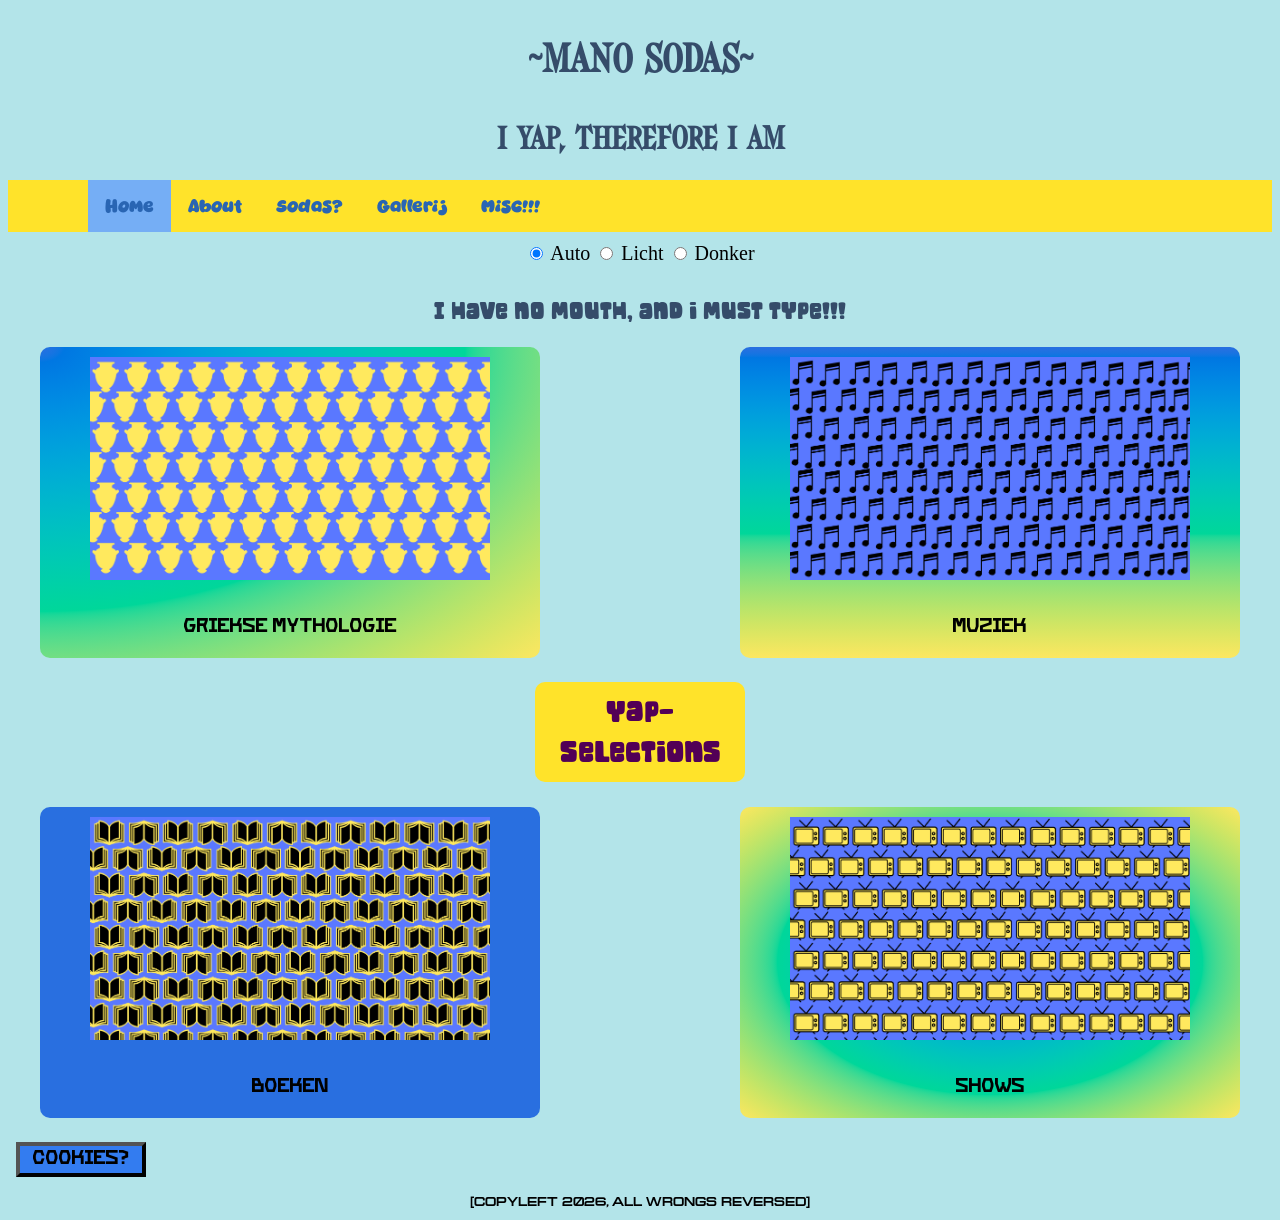
<file: index.html>
<!doctype html>
<html lang="en">
  <head>
    <meta charset="UTF-8" />
    <meta name="viewport" content="width=device-width, initial-scale=1.0" />
    <meta name="author" content="Shakila" />
    <meta name="color-scheme" content="dark light" />

    <title>MANO SODAS / klépos</title>
    <link rel="stylesheet" href="./style/normal_index.css" />

    <!-- Importeer het webring component, voeg jouw eigen domein toe in data-page -->
    <script
      data-page="https://manosodas.nl"
      src="https://digitaaltuintje.nl/webring.js"
      defer
    ></script>
    <!-- Importeer het webring component, voeg jouw eigen domein toe in data-page -->
    <!-- <script
      data-page="[https://voorbeeld.nl]"
      src="https://digitaaltuintje.nl/webring.js"
      defer
    ></script> -->
  </head>
  <body>
    <h3>~Mano Sodas~</h3>
    <!-- <h3><span>~</span><span>M</span><span>a</span><span>n</span><span>o</span> <span>S</span><span>o</span><span>d</span><span>a</span>s</span><span>~</span></h3> -->
    <!-- <h3>~Mano Sodas~</h3> -->
    <h1>I yap, therefore I am</h1>

    <nav>
      <ul>
        <li><a href="#index" class="active"> Home</a></li>
        <li><a href="about.html"> About</a></li>
        <li><a href="Maintenance.html"> Sodas?</a></li>
        <li><a href="Maintenance.html"> Gallerij</a></li>
        <li><a href="Maintenance.html">Misc!!!</a></li>
      </ul>
    </nav>

    <header>
      <form>
        <label for="system-mode">
          <input
            type="radio"
            id="system-mode"
            name="color-theme"
            value="auto"
            checked
          />
          Auto
        </label>
        <label for="light-mode">
          <input
            type="radio"
            id="light-mode"
            name="color-theme"
            value="light"
          />
          Licht
        </label>
        <label for="dark-mode">
          <input type="radio" id="dark-mode" name="color-theme" value="dark" />
          Donker
        </label>
      </form>
    </header>

    <h2>I have no mouth, and i must type!!!</h2>
    <!-- <h3> Yap-selections </h3> -->
    <main>
      <!-- <h2>I have no mouth, and i must type!!! </h2> -->
      <h2>Yap-selections</h2>

      <a aria-label="Griekse" href="athena.html" class="button-griek"
        ><img src="images/light.png" alt="plaatje van griekse krater" />
        <p>Griekse Mythologie</p></a
      >
      <a aria-label="Muziekse" href="songtxt/tame2.html" class="button-muziek"
        ><img src="images/music.png" alt="plaatje van muzieknoten" />
        <p>Muziek</p></a
      >
      <a aria-label="Boekse" href="Tame.html" class="button-boek"
        ><img src="images/book2.png" alt="plaatje van boeken" />
        <p>Boeken</p></a
      >
      <a aria-label="Showse" href="Tame.html" class="button-show"
        ><img src="images/shows.png" alt="plaatje van een TV" />
        <p>Shows</p></a
      >
    </main>

    <section>
      <button commandfor="mode-dialog" command="show-modal">Cookies?</button>
    </section>

    <dialog id="mode-dialog">
      <!-- <form method="dialog"> -->
      <p>
        Het opslaan van jouw informatie doen wij niet aan. Toch zit dit tuintje
        binnenin de <strong>Intratuin</strong> genaamd
        <strong>Github</strong> waar mogelijk jouw IP adres wordt opgeslagen.
        Verder is deze website onderdeel van een
        <a href="https://digitaaltuintje.nl/">Webring</a>, waar jouw IP ook
        mogelijk wordt opgeslagen.
      </p>
      <footer>
        Meer weten? Kijk dan op
        <a
          href="https://docs.github.com/en/site-policy/privacy-policies/github-general-privacy-statement"
          >Github Privacy Statement</a
        >
      </footer>
      <form method="dialog">
        <button>Ik begrijp het.</button>
        <button><a href="https://www.firefox.com/">Liever niet.</a></button>
      </form>
    </dialog>
    <footer>
      <p>[Copyleft 2026, all wrongs reversed]</p>
    </footer>
  </body>
</html>
</file>
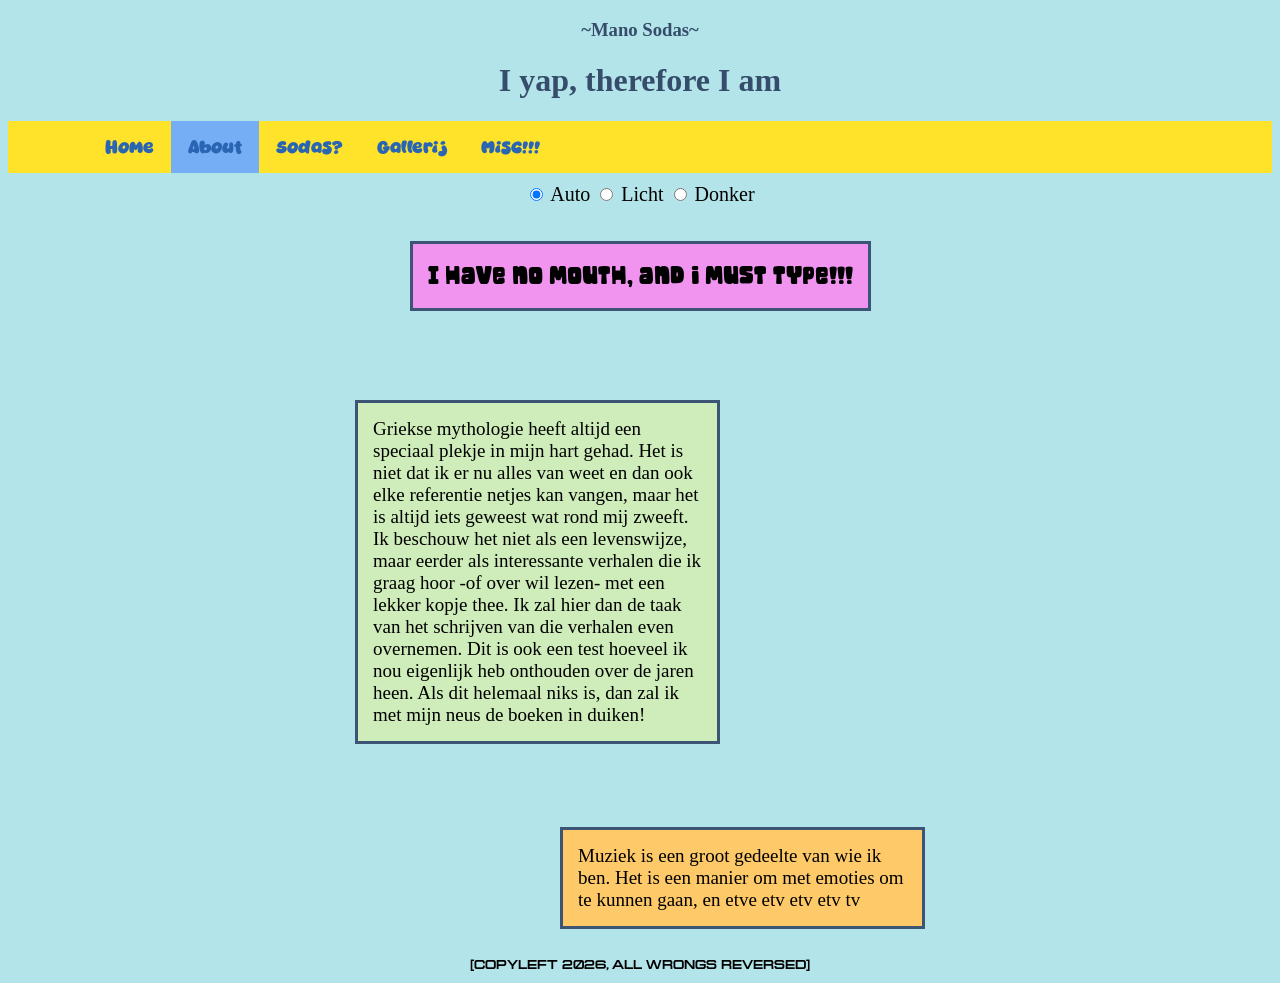
<file: about.html>
<!doctype html>
<html lang="en">
  <head>
    <meta charset="UTF-8" />
    <meta name="viewport" content="width=device-width, initial-scale=1.0" />
    <meta name="author" content="Shakila" />
    <meta name="color-scheme" content="dark light" />

    <title>MANO SODAS / klépos</title>
    <link rel="stylesheet" href="./style/style.css" />

    <!-- Importeer het webring component, voeg jouw eigen domein toe in data-page -->
    <!-- <script
      data-page="[https://manosodas.nl]"
      src="https://digitaaltuintje.nl/webring.js"
      defer
    ></script> -->
    <!-- Importeer het webring component, voeg jouw eigen domein toe in data-page -->
    <!-- <script
      data-page="[https://voorbeeld.nl]"
      src="https://digitaaltuintje.nl/webring.js"
      defer
    ></script> -->
  </head>
  <body>
    <header>
      <h3>~Mano Sodas~</h3>
      <h1>I yap, therefore I am</h1>

      <!-- <header> -->
      <nav>
        <ul>
          <li><a href="index.html"> Home</a></li>
          <li><a href="#index" class="active"> About</a></li>
          <li><a href="Maintenance.html"> Sodas?</a></li>
          <li><a href="Maintenance.html"> Gallerij</a></li>
          <li><a href="Maintenance.html">Misc!!!</a></li>
        </ul>
      </nav>
      <!-- </header> -->

      <form>
        <label for="system-mode">
          <input
            type="radio"
            id="system-mode"
            name="color-theme"
            value="auto"
            checked
          />
          Auto
        </label>
        <label for="light-mode">
          <input
            type="radio"
            id="light-mode"
            name="color-theme"
            value="light"
          />
          Licht
        </label>
        <label for="dark-mode">
          <input type="radio" id="dark-mode" name="color-theme" value="dark" />
          Donker
        </label>
      </form>
    </header>

    <main>
      <p>I have no mouth, and i must type!!!</p>
      <p>
        Griekse mythologie heeft altijd een speciaal plekje in mijn hart gehad.
        Het is niet dat ik er nu alles van weet en dan ook elke referentie
        netjes kan vangen, maar het is altijd iets geweest wat rond mij zweeft.
        Ik beschouw het niet als een levenswijze, maar eerder als interessante
        verhalen die ik graag hoor -of over wil lezen- met een lekker kopje
        thee. Ik zal hier dan de taak van het schrijven van die verhalen even
        overnemen. Dit is ook een test hoeveel ik nou eigenlijk heb onthouden
        over de jaren heen. Als dit helemaal niks is, dan zal ik met mijn neus
        de boeken in duiken!
      </p>
      <p>
        Muziek is een groot gedeelte van wie ik ben. Het is een manier om met
        emoties om te kunnen gaan, en etve etv etv etv tv
      </p>
    </main>
    <footer>
      <p>[Copyleft 2026, all wrongs reversed]</p>
    </footer>
  </body>
</html>
</file>
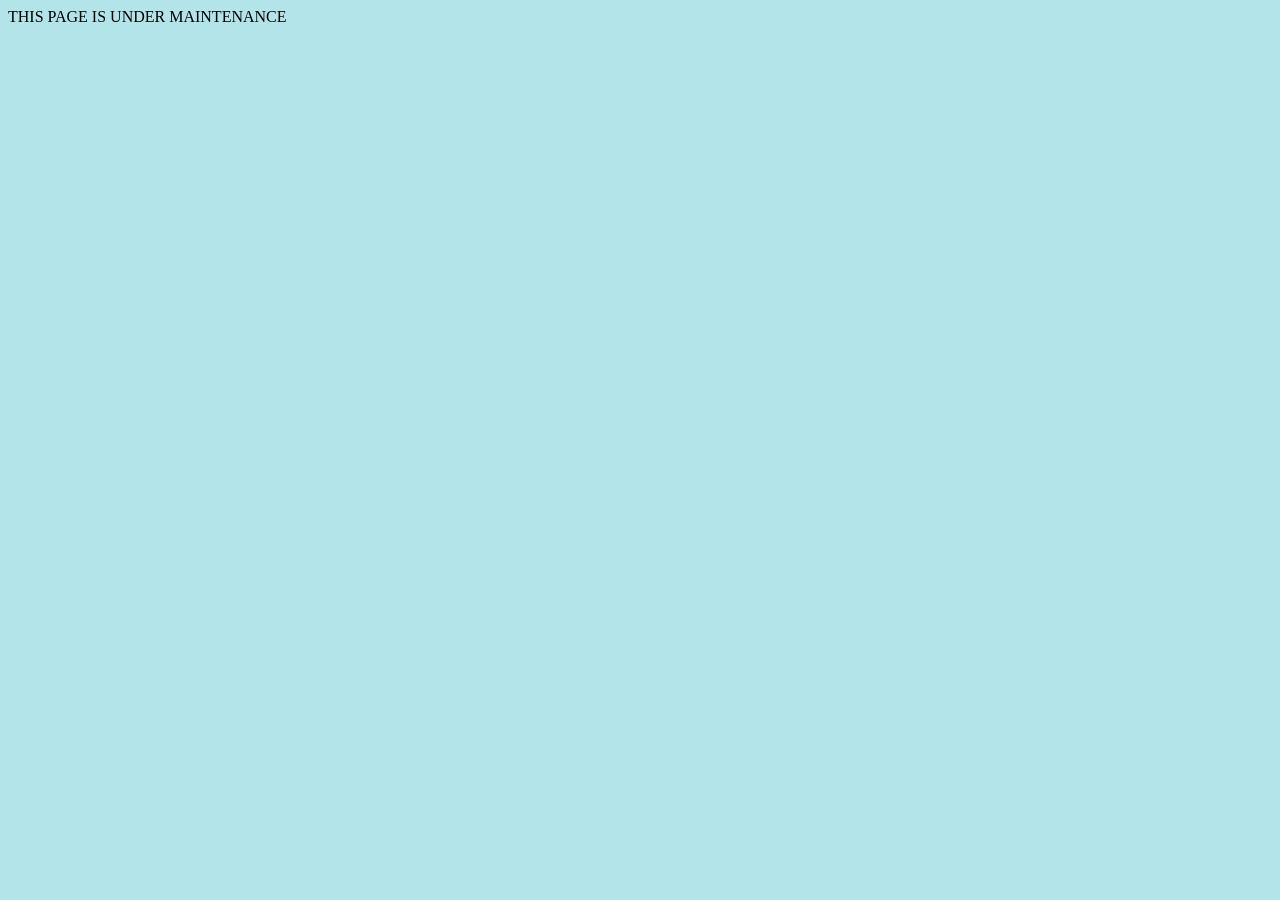
<file: Maintenance.html>
<!doctype html>
<html lang="en">
  <head>
    <meta charset="UTF-8" />
    <meta name="viewport" content="width=device-width, initial-scale=1.0" />
    <meta name="author" content="Shakila" />
    <meta name="color-scheme" content="dark light" />

    <title>MANO SODAS / klépos</title>
    <link rel="stylesheet" href="./style/normal.css" />

    <!-- Importeer het webring component, voeg jouw eigen domein toe in data-page -->
    <!-- <script
      data-page="[https://manosodas.nl]"
      src="https://digitaaltuintje.nl/webring.js"
      defer
    ></script> -->
    <!-- Importeer het webring component, voeg jouw eigen domein toe in data-page -->
    <!-- <script
      data-page="[https://voorbeeld.nl]"
      src="https://digitaaltuintje.nl/webring.js"
      defer
    ></script> -->
  </head>
  <body>
    THIS PAGE IS UNDER MAINTENANCE
  </body>
</html>
</file>
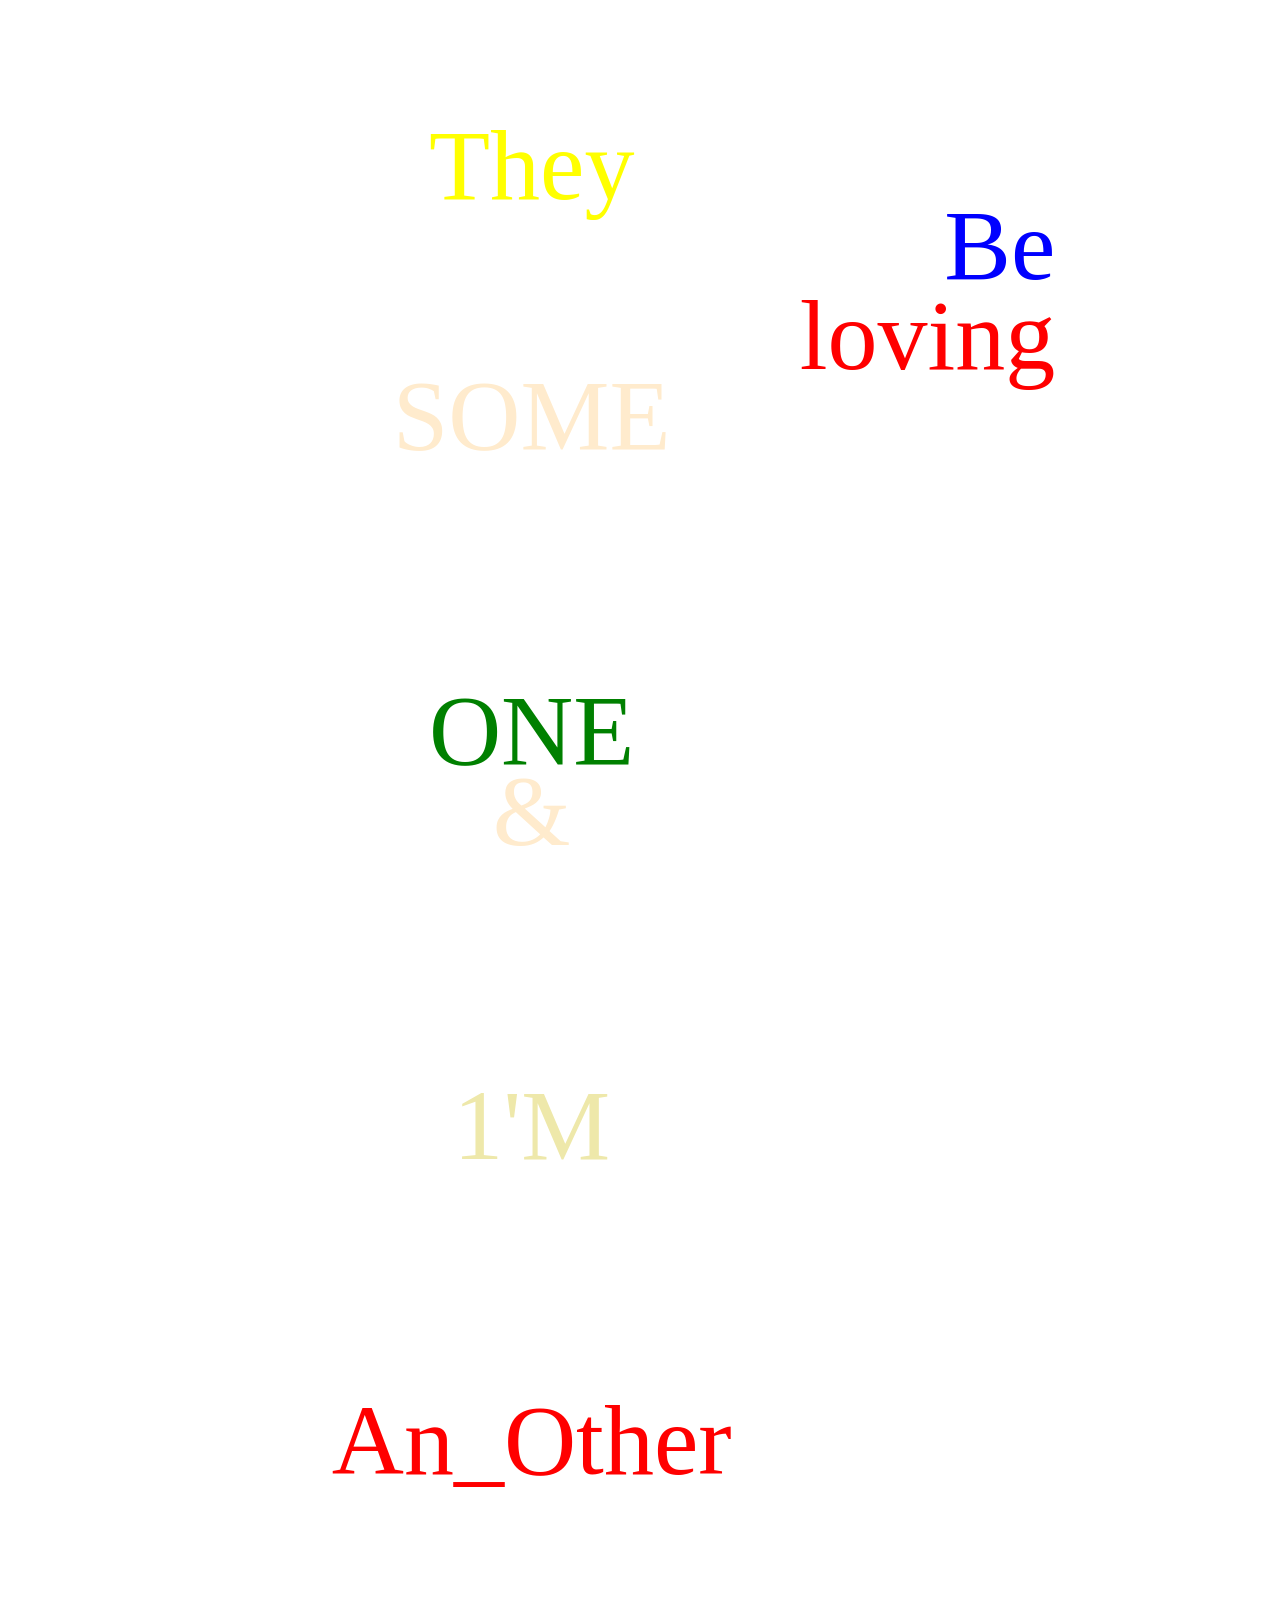
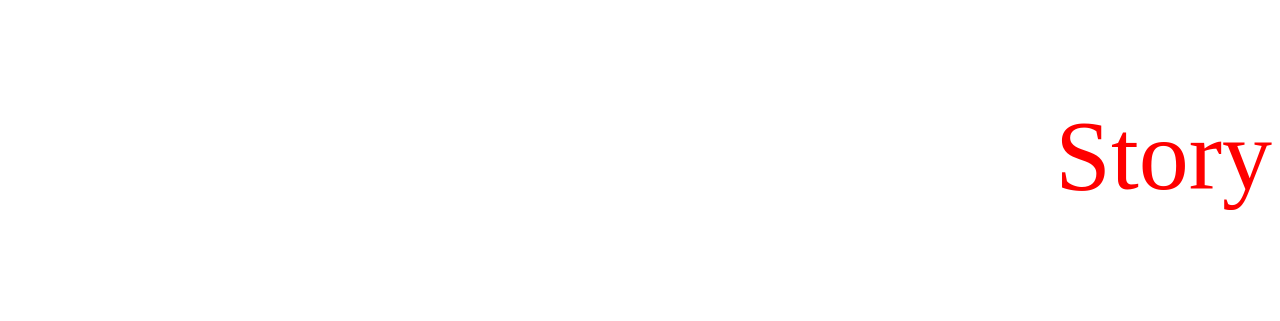
<file: songtxt/Tame.html>
<!doctype html>
<html lang="en">
  <head>
    <meta charset="UTF-8" />
    <meta name="viewport" content="width=device-width, initial-scale=1.0" />
    <meta name="author" content="Shakila" />
    <meta name="color-scheme" content="dark light" />

    <title>Tame Impala -- Let It Happen</title>
    <link rel="stylesheet" href="tame_imp3.css" />
  </head>

  <!-- They be loving some1 & im AnOther Story -->

  <body>
    <!-- <h1>They Be</h1>
    <main><h2>loving</h2></main>
    <h2>loving</h2>
    <h4>Some1</h4>
    <header>
      <h2>&</h2>
    </header>
    <p>&</p> -->
    <!-- <section><h2>1'M</h2></section> -->
    <!-- <p>1'M</p> -->

    <!-- <h2>AnOther</h2>
    <h3>Story</h3> -->

    <!-- <p>They</p>
    <p>Be</p>
    <p>loving</p>
    <p>SOME1</p>
    <p>&</p>
    <p>1'M</p>
    <p>An_Other</p>
    <p>Story</p> -->

    <p>They</p>
    <p>Be</p>
    <p>loving</p>
    <p>SOME</p>
    <p>ONE</p>
    <p>&</p>
    <p>1'M</p>
    <p>An_Other</p>
    <p>Story</p>
  </body>
</html>
</file>
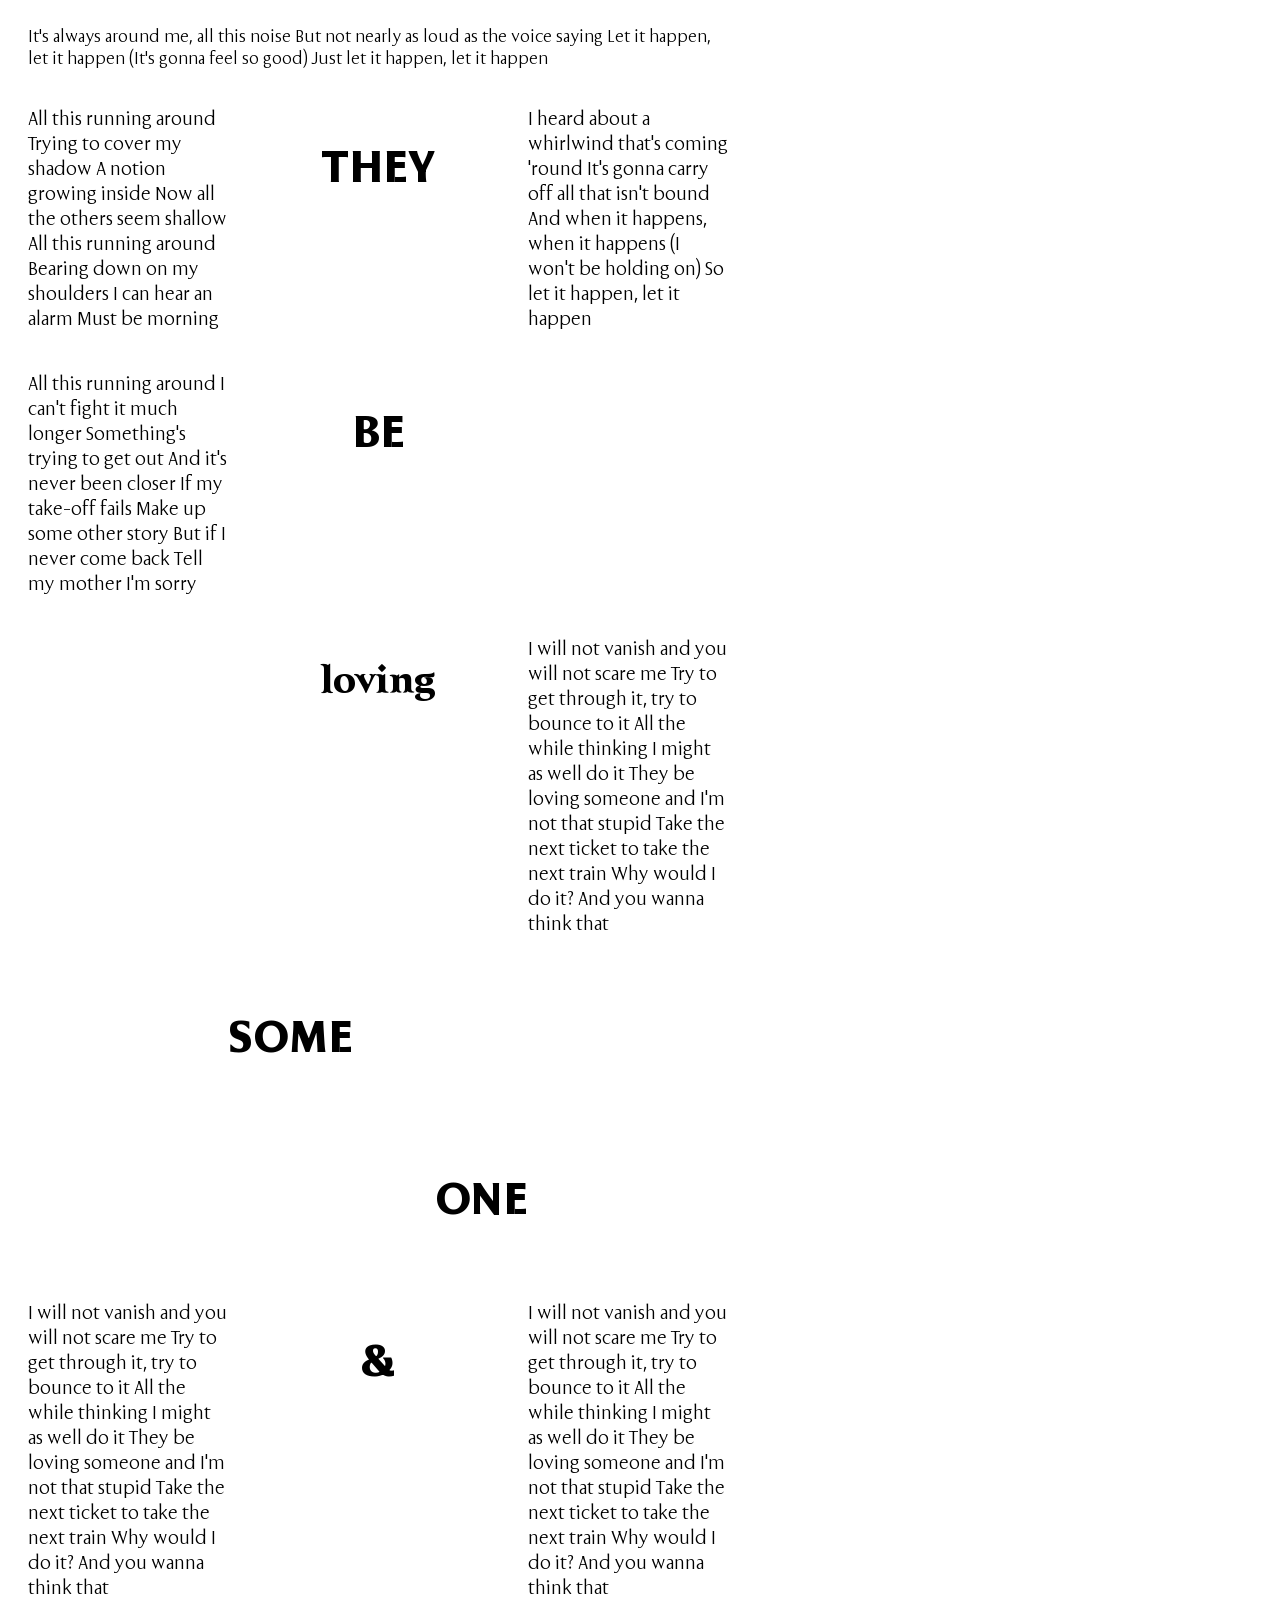
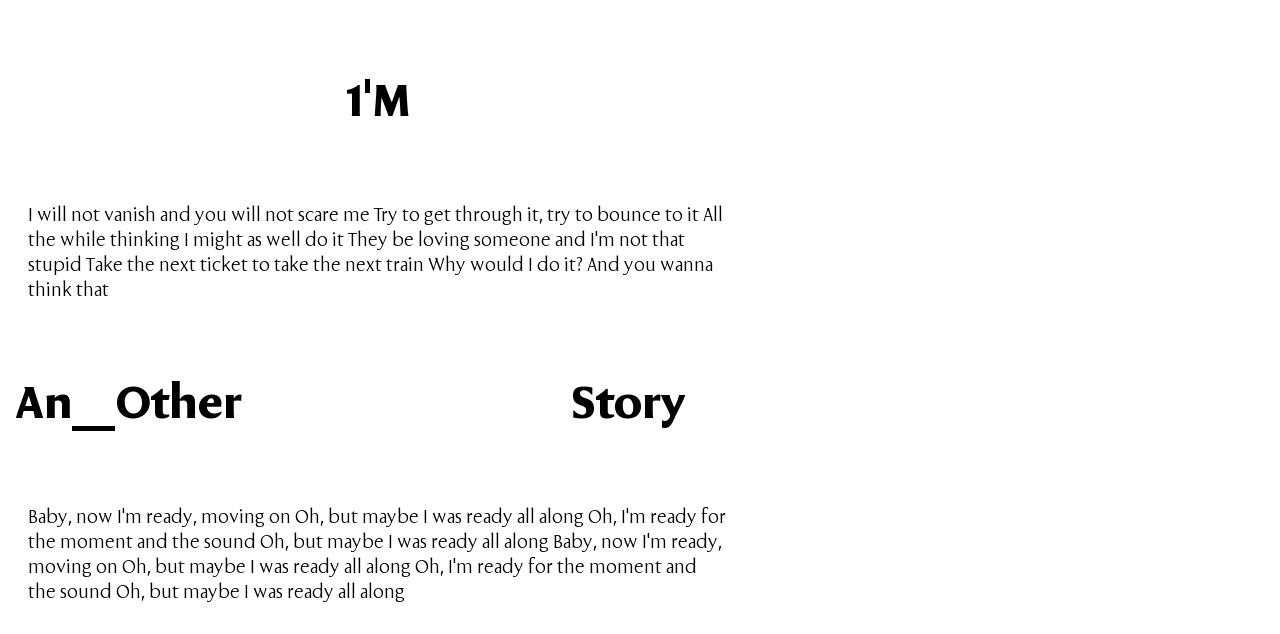
<file: songtxt/tame1.html>
<!doctype html>
<html lang="en">
  <head>
    <meta charset="UTF-8" />
    <meta name="viewport" content="width=device-width, initial-scale=1.0" />
    <meta name="author" content="Shakila" />
    <meta name="color-scheme" content="dark light" />

    <title>Tame Impala -- Let It Happen</title>
    <link rel="stylesheet" href="tame_imp4.css" />
  </head>

  <!-- They be loving some1 & im AnOther Story -->

  <body>
    <!-- <section> -->
    <p>
      It's always around me, all this noise But not nearly as loud as the voice
      saying Let it happen, let it happen (It's gonna feel so good) Just let it
      happen, let it happen
    </p>
    <p>
      All this running around Trying to cover my shadow A notion growing inside
      Now all the others seem shallow All this running around Bearing down on my
      shoulders I can hear an alarm Must be morning
    </p>
    <p>
      I heard about a whirlwind that's coming 'round It's gonna carry off all
      that isn't bound And when it happens, when it happens (I won't be holding
      on) So let it happen, let it happen
    </p>

    <p>
      All this running around I can't fight it much longer Something's trying to
      get out And it's never been closer If my take-off fails Make up some other
      story But if I never come back Tell my mother I'm sorry
    </p>
    <p>
      I will not vanish and you will not scare me Try to get through it, try to
      bounce to it All the while thinking I might as well do it They be loving
      someone and I'm not that stupid Take the next ticket to take the next
      train Why would I do it? And you wanna think that
    </p>
    <p>
      I will not vanish and you will not scare me Try to get through it, try to
      bounce to it All the while thinking I might as well do it They be loving
      someone and I'm not that stupid Take the next ticket to take the next
      train Why would I do it? And you wanna think that
    </p>
    <p>
      I will not vanish and you will not scare me Try to get through it, try to
      bounce to it All the while thinking I might as well do it They be loving
      someone and I'm not that stupid Take the next ticket to take the next
      train Why would I do it? And you wanna think that
    </p>
    <p>
      I will not vanish and you will not scare me Try to get through it, try to
      bounce to it All the while thinking I might as well do it They be loving
      someone and I'm not that stupid Take the next ticket to take the next
      train Why would I do it? And you wanna think that
    </p>
    <p>
      Baby, now I'm ready, moving on Oh, but maybe I was ready all along Oh, I'm
      ready for the moment and the sound Oh, but maybe I was ready all along
      Baby, now I'm ready, moving on Oh, but maybe I was ready all along Oh, I'm
      ready for the moment and the sound Oh, but maybe I was ready all along
    </p>
    <!-- </section> -->
    <!-- <section> -->
    <!-- start main lyric -->
    <p>THEY</p>
    <p>BE</p>
    <p>loving</p>
    <p>SOME</p>
    <p>ONE</p>
    <p>&</p>
    <p>1'M</p>
    <p>An_Other</p>
    <p>Story</p>
    <!-- <h1>THEY</h1>
      <h1>BE</h1>
      <h2>loving</h2>
      <h2>SOME</h2>
      <h2>ONE</h2>
      <h2>&</h2>
      <h2>1'M</h2>
      <h2>An_Other</h2>
      <h2>Story</h2> -->
    <!-- </section> -->
  </body>
</html>
</file>
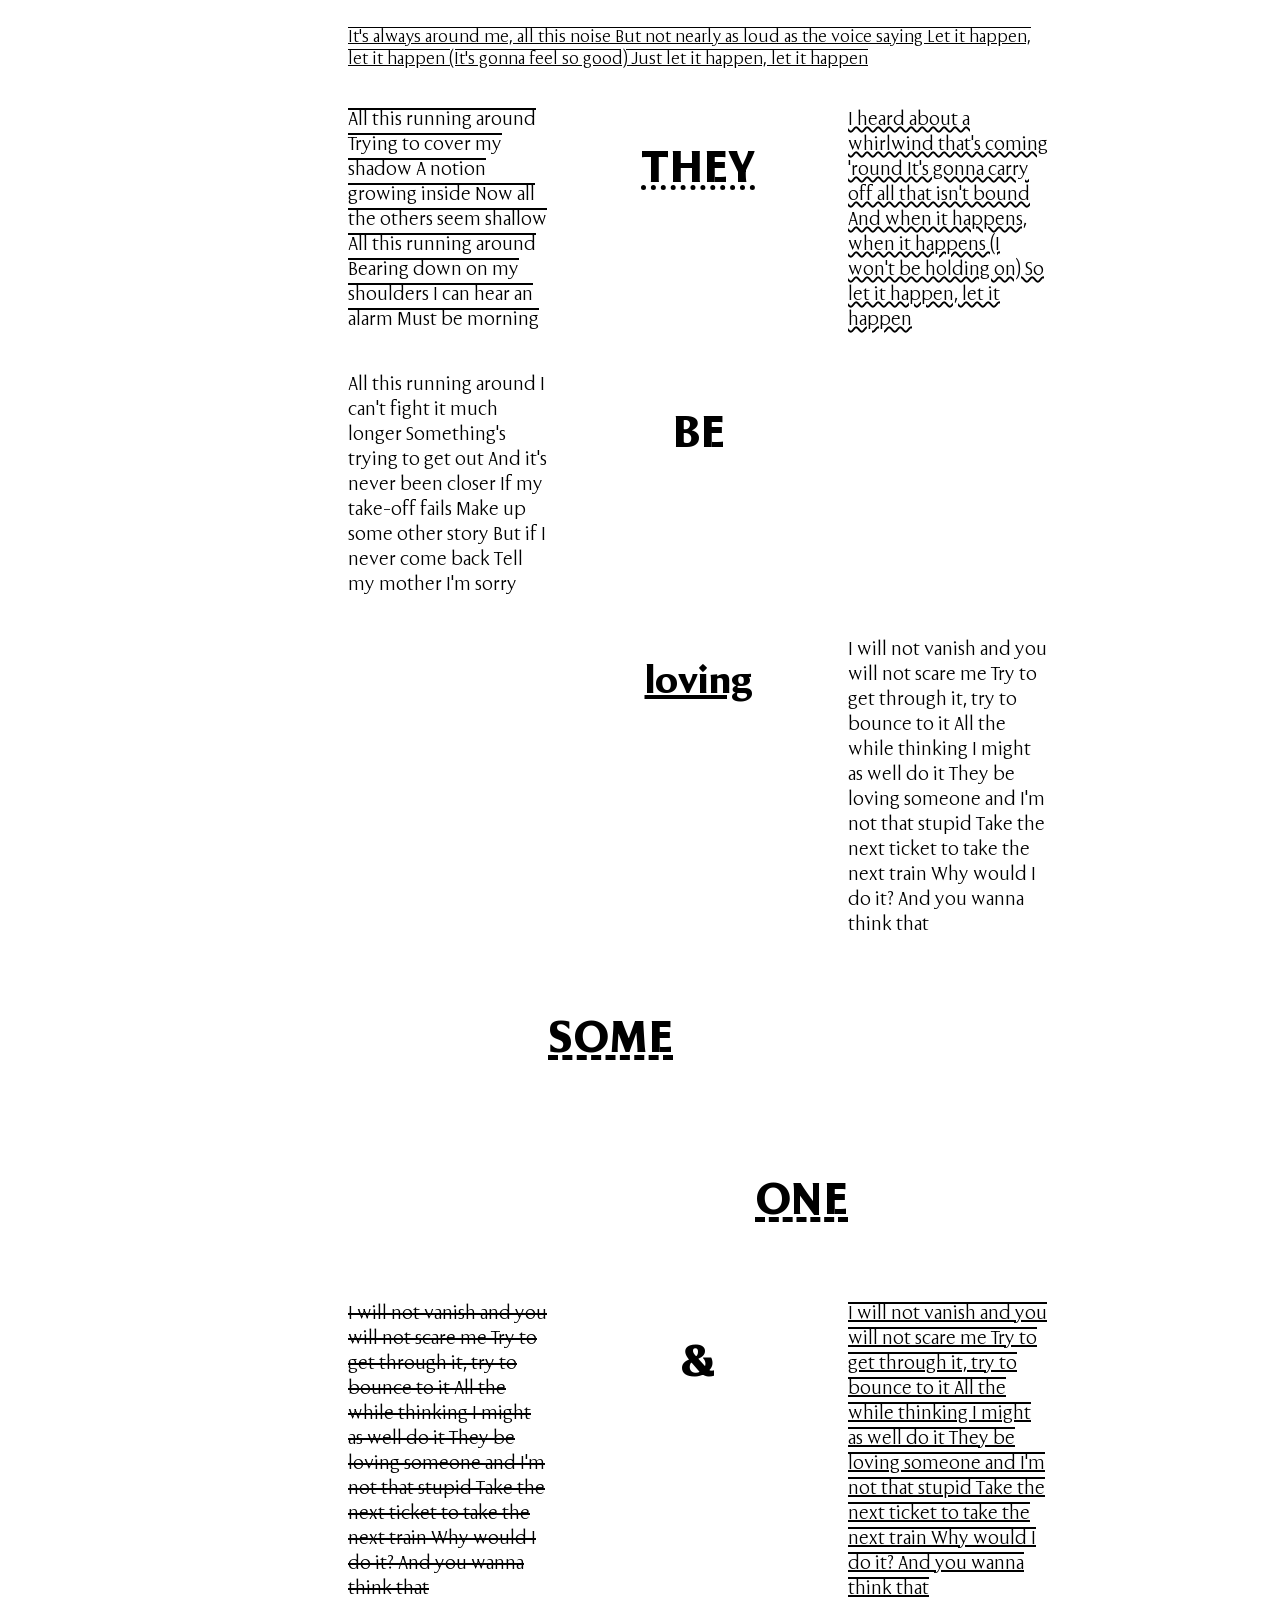
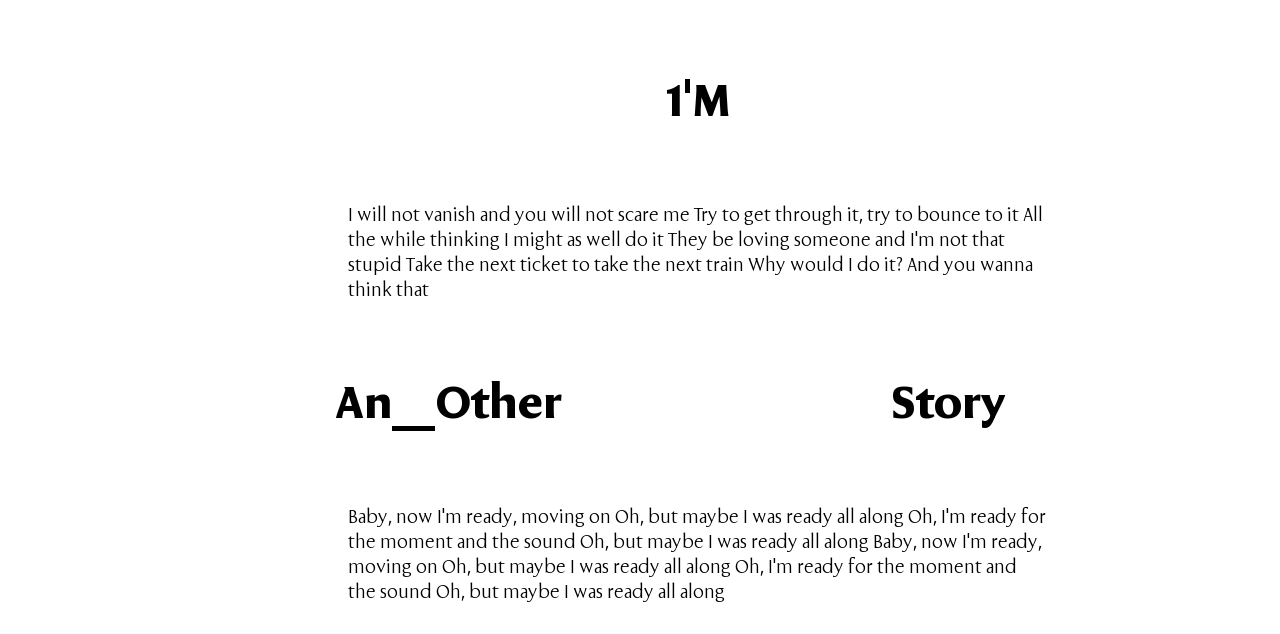
<file: songtxt/tame2.html>
<!doctype html>
<html lang="en">
  <head>
    <meta charset="UTF-8" />
    <meta name="viewport" content="width=device-width, initial-scale=1.0" />
    <meta name="author" content="Shakila" />
    <meta name="color-scheme" content="dark light" />

    <title>Tame Impala -- Let It Happen</title>
    <link rel="stylesheet" href="tame_imp5.css" />
  </head>

  <!-- They be loving some1 & im AnOther Story -->

  <body>
    <!-- <section> -->
    <p>
      It's always around me, all this noise But not nearly as loud as the voice
      saying Let it happen, let it happen (It's gonna feel so good) Just let it
      happen, let it happen
    </p>
    <p>
      All this running around Trying to cover my shadow A notion growing inside
      Now all the others seem shallow All this running around Bearing down on my
      shoulders I can hear an alarm Must be morning
    </p>
    <p>
      I heard about a whirlwind that's coming 'round It's gonna carry off all
      that isn't bound And when it happens, when it happens (I won't be holding
      on) So let it happen, let it happen
    </p>

    <p>
      All this running around I can't fight it much longer Something's trying to
      get out And it's never been closer If my take-off fails Make up some other
      story But if I never come back Tell my mother I'm sorry
    </p>
    <p>
      I will not vanish and you will not scare me Try to get through it, try to
      bounce to it All the while thinking I might as well do it They be loving
      someone and I'm not that stupid Take the next ticket to take the next
      train Why would I do it? And you wanna think that
    </p>
    <p>
      I will not vanish and you will not scare me Try to get through it, try to
      bounce to it All the while thinking I might as well do it They be loving
      someone and I'm not that stupid Take the next ticket to take the next
      train Why would I do it? And you wanna think that
    </p>
    <p>
      I will not vanish and you will not scare me Try to get through it, try to
      bounce to it All the while thinking I might as well do it They be loving
      someone and I'm not that stupid Take the next ticket to take the next
      train Why would I do it? And you wanna think that
    </p>
    <p>
      I will not vanish and you will not scare me Try to get through it, try to
      bounce to it All the while thinking I might as well do it They be loving
      someone and I'm not that stupid Take the next ticket to take the next
      train Why would I do it? And you wanna think that
    </p>
    <p>
      Baby, now I'm ready, moving on Oh, but maybe I was ready all along Oh, I'm
      ready for the moment and the sound Oh, but maybe I was ready all along
      Baby, now I'm ready, moving on Oh, but maybe I was ready all along Oh, I'm
      ready for the moment and the sound Oh, but maybe I was ready all along
    </p>
    <!-- </section> -->
    <!-- <section> -->
    <!-- start main lyric -->
    <p>THEY</p>
    <p>BE</p>
    <p>loving</p>
    <p>SOME</p>
    <p>ONE</p>
    <p>&</p>
    <p>1'M</p>
    <p>An_Other</p>
    <p>Story</p>
    <!-- <h1>THEY</h1>
      <h1>BE</h1>
      <h2>loving</h2>
      <h2>SOME</h2>
      <h2>ONE</h2>
      <h2>&</h2>
      <h2>1'M</h2>
      <h2>An_Other</h2>
      <h2>Story</h2> -->
    <!-- </section> -->
  </body>
</html>
</file>
<file: style/normal_index.css>
@font-face {
  font-family: "Mephisto";
  src: url(/fonts/Mephisto.otf);
}

@font-face {
  font-family: "SuperHocker";
  src: url(/fonts/SuperHockey.ttf);
}

@font-face {
  font-family: "CourbeSans";
  src: url(/fonts/CourbeSans.otf);
}

@font-face {
  font-family: "SuperBlocky";
  src: url(/fonts/SuperBlocky.ttf);
}

@font-face {
  font-family: "Luna";
  src: url(/fonts/HS_LunaObscura.otf);
}

@font-face {
  font-family: "Matcha";
  src: url(/fonts/MatchaCih.otf);
}

@font-face {
  font-family: "Mirano";
  src: url(/fonts/MiranoExtendedFreebie-Light.ttf);
}

html {
  color-scheme: light dark;

  --background-full: light-dark(#b3e4e9, #2e4057);
  --background-ul: light-dark(#ffe32a, #fce762);
  --text: light-dark(#354c6a, #ddbdd5);
  --text-ul: light-dark(#000000, #fff08e);
  --text-li-a: light-dark(#2965b3, #2e4057);
  --hover: light-dark(#5578a2, #2d6a6f);
  --active: light-dark(#3d5574, #92b9bd);
  --active2: light-dark(#75aef5, #92b9bd);
  --cookie: light-dark(rgb(143, 241, 234), rgb(3, 150, 140));
  --button: light-dark(rgb(51, 124, 240), #fce762);
  --buttonhover: light-dark(rgb(3, 59, 150), #b9a210);
  --borderradius: 10px;
  --blocks: light-dark(white, #4c62c3);
  --blockshover: light-dark(blue, #f87060);
  --width: 325px;
  --widthbig: 500px;
  --widthbig2: 400px;
  --geel: light-dark(rgb(41, 111, 224), #fce762);
  --blauw: light-dark(#fce762, rgb(41, 111, 224));
  --wit: white;
  --zwart: black;
  --yap: light-dark(rgb(82, 0, 86), rgb(220, 97, 205));
  --yap1: light-dark(black, black);
}

/* border kleuren ook in de custom proper s*/

html:has([value="light"]:checked) {
  color-scheme: light;
  background-color: var(--background);
}

html:has([value="dark"]:checked) {
  color-scheme: dark;
  background-color: var(--background);
}

body {
  background-color: var(--background-full);
}

h1,
h3 {
  color: var(--text);
  text-align: center;
  font-family: "Mephisto";
}

h2 {
  color: var(--text);
  text-align: center;
  font-family: "SuperHocker";
  font-weight: 50;
}

@keyframes --title_upndown {
  0% {
    scale: 1;
  }
  10% {
    translate: 0em 0em;
    scale: 1.2 0.8;
  }
  20% {
    translate: 0em -0.25em;
    scale: crimson;
  }
  30% {
    translate: 0em -0.25em;
  }
  40% {
    scale: 0.9 1.1;
  }
  50% {
    scale: 1;
  }
  100% {
    scale: 1;
  }
}

body h3 {
  font-size: 2.5rem;
  transform-origin: center bottom;
  animation-name: --title_upndown;
  animation-duration: 3s;
  animation-iteration-count: 7;
}

ul {
  list-style-type: none;
  margin: 0;
  padding: 0 5rem;
  overflow: hidden;
  font-family: "Matcha";
  background-color: var(--background-ul);

  li {
    a {
      display: block;
      color: var(--text-li-a);
      padding: 16px 17px;
      text-decoration: none;
      float: left;
    }
  }
}

ul li a:hover {
  background-color: var(--hover);
  color: var(--wit);
}

ul li a.active {
  background-color: var(--active2);
}

form {
  color: var(--text-ul);
  text-align: center;
  padding: 0.5em;
  font-size: 20px;
}

section {
  justify-self: center;
  padding: 1.5em 0.5em 0.5em 0.5em;
}

button {
  background-color: var(--button);
  color: var(--zwart);
  font-family: "CourbeSans";
  font-size: 20px;
  border-color: var(--zwart);
  border-width: 4px;
  height: 35px;
  width: 130px;
  &:hover {
    background-color: var(--buttonhover);
    color: var(--wit);
  }
}

dialog {
  margin: auto;
  text-align: center;
  max-width: 25em;
  background-color: var(--cookie);
  color: var(--zwart);
  font-family: "Mirano";
  font-size: 15px;
  button {
    height: 30px;
    width: 150px;
    font-family: "CourbeSans";
    font-size: 15px;
    color: var(--blockshover);
    a {
      text-decoration: none;
      color: var(--zwart);
    }
  }
  a {
    color: var(--geel);
    &:hover {
      color: var(--yap);
    }
  }

  &::backdrop {
    background-color: var(--backdrop-dialog);
    backdrop-filter: blur(2px);
  }
}

/* selections */

main {
  font-size: 20px;
  font-family: "CourbeSans";
  font-weight: 200;
  display: grid;
  /* section p { */
  @media (width > 60em) {
    grid-template-columns: 5em 15em 15em 5em;
    /* grid-auto-rows: 100px; */
    place-items: center;
    align-items: start;
    grid-template-areas:
      "one . . two"
      ". txt1 txt1 ."
      "three . . four";
    justify-content: center;
  }

  @media (width < 60em) {
    grid-template-columns: 15em 15em;
    /* grid-auto-rows: 100px; */
    place-items: center;
    align-items: start;
    column-gap: 50px;
    grid-template-areas:
      "one two"
      "txt1 txt1"
      "three four";
    justify-content: center;
  }

  @media (width < 45em) {
    grid-template-columns: 10em;
    align-items: start;
    place-items: center;
    grid-gap: 45px;
    grid-template-areas:
      "txt1"
      "one"
      "two"
      "three"
      "four";
    /* "one . . two"
      ". . txt1 ."
      "three . . four"; */
    justify-content: center;
  }
}

main img {
  width: 300px;
  padding: 0.5em;
  /* height: 00px; */
}

main h2 {
  background-color: var(--background-ul);
  color: var(--yap);
  grid-area: txt1;
  /* text-align: center; */
  border-radius: var(--borderradius);
  height: 100px;
  width: 210px;
  display: flex;
  justify-content: center;
  align-items: center;
  padding: clamp(0.5em 1em 1em 1em);
}

main a:nth-of-type(1) {
  background-color: var(--blocks);
  color: var(--yap1);
  text-align: center;
  justify-content: start;
  border-radius: var(--borderradius);
  width: var(--width);
  grid-area: one;
  text-decoration: none;
  &:hover {
    background-color: var(--blockshover);
    scale: 1.1;
  }
  &:focus {
    background-color: var(--blockshover);
    scale: 1.1;
    border-style: dashed;
    border-color: var(--zwart);
  }
  @media (width > 60em) {
    width: var(--widthbig);
    img {
      width: var(--widthbig2);
    }
  }
}

main a:nth-of-type(2) {
  background-color: var(--blocks);
  color: var(--yap1);
  text-align: center;
  border-radius: var(--borderradius);
  width: var(--width);
  /* width: 300px; */
  grid-area: two;
  text-decoration: none;
  &:hover {
    background-color: var(--blockshover);
    scale: 1.1;
  }
  &:focus {
    background-color: var(--blockshover);
    scale: 1.1;
    border-style: dashed;
    border-color: var(--zwart);
  }
  @media (width > 60em) {
    width: var(--widthbig);
    img {
      width: var(--widthbig2);
    }
  }
}

main a:nth-of-type(3) {
  /* background-color: var(--blocks); */
  /* background-color: linear-gradient(var(--blauw), var(--geel)); */
  color: var(--yap1);
  text-align: center;
  border-radius: var(--borderradius);
  width: var(--width);
  /* width: 300px; */
  grid-area: three;
  text-decoration: none;
  &:hover {
    scale: 1.1;
  }
  &:focus {
    scale: 1.1;
    border-style: dashed;
    border-color: var(--zwart);
  }
  @media (width > 60em) {
    width: var(--widthbig);
    img {
      width: var(--widthbig2);
    }
  }
}

main a:nth-of-type(4) {
  background-color: var(--blocks);
  color: var(--yap1);
  text-align: center;
  border-radius: var(--borderradius);
  width: var(--width);
  /* width: 300px; */
  grid-area: four;
  text-decoration: none;
  &:hover {
    background-color: var(--blockshover);
    scale: 1.1;
  }
  &:focus {
    background-color: var(--blockshover);
    scale: 1.1;
    border-style: dashed;
    border-color: var(--zwart);
  }
  @media (width > 60em) {
    width: var(--widthbig);
    img {
      width: var(--widthbig2);
    }
  }
}

/* BUTTON ANIMATION BG */

/* GLOBAL */
@property --s {
  /* leer de browser dat --s en percentage is */
  syntax: "<percentage>";
  inherits: true;
  initial-value: 0%;
}

/* GRIEK */

[aria-label="Griekse"] {
  background-image: radial-gradient(
    in oklch at var(--s, 0%) var(--s, 0%),
    var(--geel),
    var(--blauw)
  );
}

[aria-label="Griekse"]:hover {
  animation-name: --Greekmove;
  animation-duration: 3s;
  animation-iteration-count: infinite;
  animation-timing-function: ease-out;
  animation-direction: alternate;
}

[aria-label="Griekse"]:focus {
  animation-name: --Greekmove;
  animation-duration: 3s;
  animation-iteration-count: infinite;
  animation-timing-function: ease-out;
  animation-direction: alternate;
}

@keyframes --Greekmove {
  0% {
    --s: 0%;
  }
  100% {
    --s: 100%;
  }
}

/* MUZIEK */

[aria-label="Muziekse"] {
  background-image: linear-gradient(
    in oklch,
    var(--geel) var(--s),
    var(--blauw) calc(100% - var(--s))
  );
  transition: --s 1s;
}

[aria-label="Muziekse"]:hover {
  --s: 100%;
}

[aria-label="Muziekse"]:focus {
  --s: 100%;
}

/* BOEK */

[aria-label="Boekse"] {
  background-image: conic-gradient(
    in oklch,
    var(--blauw) var(--s),
    var(--geel) var(--s)
  );
  transition: --s 1.5s;
}

[aria-label="Boekse"]:hover {
  --s: 100%;
}

[aria-label="Boekse"]:focus {
  --s: 100%;
}

/* SHOW */

[aria-label="Showse"] {
  background-image: radial-gradient(
    in oklch,
    var(--geel) var(--s, 0%),
    var(--blauw) calc(100% - var(--s, 0%))
  );
}

[aria-label="Showse"]:hover {
  animation-name: --Showmovee;
  animation-duration: 4s;
  animation-iteration-count: infinite;
  animation-timing-function: ease-in-out;
  animation-direction: alternate;
}

[aria-label="Showse"]:focus {
  animation-name: --Showmovee;
  animation-duration: 4s;
  animation-iteration-count: infinite;
  animation-timing-function: ease-in-out;
  animation-direction: alternate;
}

@keyframes --Showmovee {
  0% {
    --s: 0%;
  }
  /* 25% {
    --s: 31%;
  } */
  50% {
    --s: 62%;
  }
}

footer p {
  color: var(--zwart);
  text-align: center;
  font-size: 11px;
  font-family: "Luna", Times, serif;
}
</file>
<file: style/style.css>
@font-face {
  font-family: "Luna";
  src: url(/fonts/HS_LunaObscura.otf);
}

@font-face {
  font-family: "SuperHocker";
  src: url(/fonts/SuperHockey.ttf);
}

@font-face {
  font-family: "Matcha";
  src: url(/fonts/MatchaCih.otf);
}

html {
  color-scheme: light dark;

  --background-full: light-dark(#b3e4e9, #2e4057);
  --background-ul: light-dark(#ffe32a, #fce762);
  --text: light-dark(#354c6a, #ddbdd5);
  --text-ul: light-dark(#000000, #fff08e);
  --hover: light-dark(#86b0e5, #2d6a6f);
  --background0: light-dark(rgb(240, 148, 240), rgb(188, 50, 188));
  --background1: light-dark(rgb(207, 237, 186), rgb(137, 181, 106));
  --background2: light-dark(rgb(253, 201, 105), rgb(216, 146, 15));
  --active: light-dark(#3d5574, #92b9bd);
  --active2: light-dark(#75aef5, #92b9bd);
  --text-li-a: light-dark(#2965b3, #2e4057);
  --cookie: light-dark(rgb(143, 241, 234), rgb(3, 150, 140));
  --button: light-dark(#c9b010, #fce762);
  --buttonhover: light-dark(rgb(3, 59, 150), #96830b);
  --borderradius: 10px;
  --blocks: light-dark(white, #4c62c3);
  --blockshover: light-dark(blue, #f87060);
  --text-li-a: light-dark(#2965b3, #2e4057);
  --width: 325px;
  --widthbig: 500px;
  --widthbig2: 400px;
  --witruimte15px: 15px;
  --geel: #fce762;
  --blauw: blue;
  --wit: white;
}

/* border kleuren ook in de custom proper */

html:has([value="light"]:checked) {
  color-scheme: light;
  background-color: var(--background);
}

html:has([value="dark"]:checked) {
  color-scheme: dark;
  background-color: var(--background);
}

body {
  background-color: var(--background-full);
}

h1,
h2,
h3 {
  color: var(--text);
  text-align: center;
}

ul {
  list-style-type: none;
  margin: 0;
  padding: 0 5rem;
  overflow: hidden;
  font-family: "Matcha";
  background-color: var(--background-ul);

  li {
    a {
      display: block;
      color: var(--text-li-a);
      padding: 16px 17px;
      text-decoration: none;
      float: left;
    }
  }
}

ul li a:hover {
  background-color: var(--hover);
  color: var(--wit);
}

ul li a.active {
  background-color: var(--active2);
}

form {
  color: var(--text-ul);
  text-align: center;
  padding: 0.5em;
  font-size: 20px;
}

/* main text */

main h2 {
  background-color: white;
  padding: 15px;
  max-width: 18em;
  margin: 0 auto;
  border-radius: 20px;
}

main {
  display: grid;
  grid-template-columns: 10em 10em 10em;
  align-items: start;
  place-items: center;
  grid-gap: 45px;
  grid-template-areas:
    "one one one"
    "two two ."
    ". three three";
  justify-content: center;
  @media (width < 45em) {
    grid-template-columns: 10em 10em;
    align-items: start;
    place-items: center;
    grid-gap: 45px;
    grid-template-areas:
      "one one"
      "two two"
      "three three";
    justify-content: center;
  }
}

main p:nth-of-type(1) {
  background-color: var(--background0);
  border: 3px solid var(--active);
  font-family: "SuperHocker";
  font-weight: 50;
  font-size: 25px;
  grid-area: one;
  padding: var(--witruimte15px);
  grid-area: one;
}

main p:nth-of-type(2) {
  grid-area: two;
  font-family: Georgia, "Times New Roman", Times, serif;
  font-size: 19px;
  background-color: var(--background1);
  padding: var(--witruimte15px);
  border: 3px solid var(--active);
}

main p:nth-of-type(3) {
  grid-area: three;
  font-family: Georgia, "Times New Roman", Times, serif;
  font-size: 19px;
  background-color: var(--background2);
  padding: var(--witruimte15px);
  border: 3px solid var(--active);
}

main a {
  background-color: green;

  p {
    color: pink;
  }

  img {
    width: 200px;
  }
}

/* end */

footer p {
  color: var(--zwart);
  text-align: center;
  font-size: 11px;
  font-family: "Luna", Times, serif;
}
</file>
<file: style/normal.css>
html {
  color-scheme: light dark;

  --background-full: light-dark(#b3e4e9, #2e4057);
  --background-ul: light-dark(#ffe32a, #fce762);
  --text: light-dark(#354c6a, #ddbdd5);
  --text-ul: light-dark(#000000, #fff08e);
  --hover: light-dark(rgb(232, 44, 76), rgb(235, 98, 98));
  --active: light-dark(#3d5574, #92b9bd);
  --cookie: light-dark(rgb(143, 241, 234), rgb(3, 150, 140));
  --button: light-dark(#c9b010, #fce762);
  --buttonhover: light-dark(rgb(3, 59, 150), #96830b);
}

/* border kleuren ook in de custom proper */

html:has([value="light"]:checked) {
  color-scheme: light;
  background-color: var(--background);
}

html:has([value="dark"]:checked) {
  color-scheme: dark;
  background-color: var(--background);
}

body {
  background-color: var(--background-full);
}

h1,
h2,
h3 {
  color: var(--text);
  text-align: center;
}

ul {
  list-style-type: none;
  margin: 0;
  padding: 0 5rem;
  overflow: hidden;
  background-color: var(--background-ul);

  li {
    a {
      display: block;
      color: white;
      padding: 16px 17px;
      text-decoration: none;
      float: left;
    }
  }
}

ul li a:hover {
  background-color: var(--hover);
}

ul li a.active {
  /* border-radius: 17px; */
  background-color: var(--active);
}

form {
  color: var(--text-ul);
  text-align: center;
  padding: 0.5em;
}

section {
  justify-self: center;
}

button {
  background-color: var(--button);
  border-color: black;
  border-width: 4px;
}

button:hover {
  background-color: var(--buttonhover);
}

dialog {
  margin: auto;
  text-align: center;
  max-width: 20em;

  background-color: var(--cookie);
  color: var(--text);

  &::backdrop {
    background-color: var(--backdrop-dialog);
    backdrop-filter: blur(2px);
  }
}

/* selections */

main h2 {
  background-color: white;
  padding: 15px;
  max-width: 18em;
  margin: 0 auto;
  border-radius: 20px;
}

main p:nth-of-type(1) {
  background-color: white;
  border: 3px solid red;
  border-radius: 10px;
  padding: 15px;
  color: green;
  max-width: 25em;
  text-align: left;
  margin: 0 auto;
  /* margin -> niet meer aan left side https://stackoverflow.com/questions/21245541/min-and-max-width-mess-up-text-align-center */
}

main a {
  background-color: green;

  p {
    color: pink;
  }

  img {
    width: 200px;
  }
}

/* end */

footer p {
  text-align: center;
}

/* HOME PAGE */
/* main {
  display: grid;
  grid-template-columns: 1fr 1fr 1fr;
} */
</file>
<file: songtxt/tame_imp3.css>
body {
  font-size: 100px;
  display: grid;

  @media (width < 60em) {
    grid-template-columns: auto auto;

    grid-auto-rows: 100px;
    /* grid-template-rows: 80px 90px 80px auto 80px 80px; */
    align-items: start;
    grid-template-areas:
      "one   ."
      "two   ."
      "three ."
      "four  ."
      "five  six"
      "seven ."
      "eight .";
  }

  @media (width > 60em) {
    grid-template-columns: 1fr auto;
    text-align: center;
    /* grid-template-rows: repeat; */
    grid-template-rows: 80px 90px 80px auto 80px auto;
    align-items: start;
    grid-template-areas:
      "one ."
      "two ."
      "three ."
      "four ."
      "five ."
      "six ."
      "seven ."
      "eight .";
  }
}

p:nth-of-type(1) {
  color: yellow;
  grid-area: one;
}

p:nth-of-type(2) {
  color: green;
  grid-area: two;
  @media (width > 60em) {
    color: blue;
    justify-self: end;
  }
}
p:nth-of-type(3) {
  color: red;
  grid-area: three;
  justify-self: end;
}
p:nth-of-type(4) {
  color: white;
  grid-area: four;
  @media (width > 60em) {
    color: blanchedalmond;
    justify-self: center;
  }
}
p:nth-of-type(5) {
  color: green;
  writing-mode: sideways-rl;
  grid-area: five;
  justify-self: center;
}
p:nth-of-type(6) {
  color: orange;
  grid-area: six;
  @media (width > 60em) {
    color: blanchedalmond;
    justify-self: center;
  }
}
p:nth-of-type(7) {
  color: pink;
  grid-area: seven;
  @media (width > 60em) {
    color: palegoldenrod;
    writing-mode: sideways-rl;
  }
}
p:nth-of-type(8) {
  color: blue;
  grid-area: eight;
  justify-self: end;

  @media (width > 60em) {
    color: red;
    justify-self: center;
  }
}

p:nth-of-type(9) {
  color: blue;
  grid-area: nine;
  justify-self: end;

  @media (width > 60em) {
    color: red;
    justify-self: center;
  }
}

p:nth-of-type(8)::first-letter {
  color: red;
}

/* skew en transform kunnen gebruiken

rotate kan je alleen uitvoeren op inline blok elementen/blokelementen. niet op een span
dus gebruik display:inline-block.  */
</file>
<file: songtxt/tame_imp4.css>
@font-face {
  font-family: "Seraphs";
  src: url("/fonts/SeraphsVF.woff2");
}

html {
  --fontsize: 50px;
  --fontlove: 40px;
}

@keyframes --laloving {
  0% {
    scale: 1;
  }
  20% {
    scale: 0.5;
  }
  40% {
    scale: 1.5;
  }
  60% {
    scale: 1;
  }
  80% {
    scale: 0.5;
  }
  100% {
    scale: 1.5;
  }
}

/* cookie button focus beter */

body {
  font-size: 20px;
  display: grid;
  /* section p { */
  grid-template-columns: 1em 10em 15em 10em;
  /* grid-auto-rows: 100px; */
  /* grid-template-rows: 80px 90px 80px auto 80px 80px; */
  align-items: start;
  grid-template-areas:
    ". one one one"
    ". two main1 three"
    ". four main2 ."
    ". . main3 five "
    ". . main4 ."
    ". . main5 ."
    ". six main6 seven"
    ". . main7 ."
    ". eight eight eight"
    ". main8 . main9"
    ". ten ten ten";
}

/* main lyric from 10 */

p:nth-of-type(1) {
  /* color: yellow; */
  grid-area: one;
  font-size: large;
  font-family: "Seraphs";
  font-weight: 100;
}

p:nth-of-type(2) {
  /* color: green; */
  font-family: "Seraphs";
  font-weight: 100;
  grid-area: two;
}

p:nth-of-type(3) {
  /* color: red; */
  font-family: "Seraphs";
  font-weight: 100;
  grid-area: three;
}

p:nth-of-type(4) {
  /* color: orange; */
  font-family: "Seraphs";
  font-weight: 100;
  grid-area: four;
}

p:nth-of-type(5) {
  /* color: pink; */
  font-family: "Seraphs";
  font-weight: 100;
  grid-area: five;
}

p:nth-of-type(6) {
  /* color: blueviolet; */
  font-family: "Seraphs";
  font-weight: 100;
  grid-area: six;
}

p:nth-of-type(7) {
  /* color: white; */
  font-family: "Seraphs";
  font-weight: 100;
  grid-area: seven;
}

p:nth-of-type(8) {
  /* color: lightseagreen; */
  font-family: "Seraphs";
  font-weight: 100;
  grid-area: eight;
}

p:nth-of-type(9) {
  /* color: lightsalmon; */
  font-family: "Seraphs";
  font-weight: 100;
  grid-area: ten;
}

/* start main lyric */

p:nth-of-type(10) {
  /* color: lightblue; */
  grid-area: main1;
  justify-self: center;
  font-family: "Seraphs";
  font-size: var(--fontsize);
}

p:nth-of-type(11) {
  /* color: lightsalmon; */
  grid-area: main2;
  justify-self: center;
  font-family: "Seraphs";
  font-size: var(--fontsize);
}

/* LOVING */
p:nth-of-type(12) {
  /* color: lightsalmon; */
  grid-area: main3;
  justify-self: center;
  font-family: "Seraphs";
  font-size: var(--fontlove);
  font-variation-settings:
    "wght" 200,
    "SRFS" 44;
  animation-name: --laloving;
  animation-duration: 4s;
  animation-iteration-count: infinite;
}

p:nth-of-type(13) {
  /* color: lightsalmon; */
  grid-area: main4;
  justify-self: start;
  font-family: "Seraphs";
  font-size: var(--fontsize);
  writing-mode: sideways-rl;
}

p:nth-of-type(14) {
  /* color: lightsalmon; */
  grid-area: main5;
  font-family: "Seraphs";
  justify-self: end;
  font-size: var(--fontsize);
  writing-mode: sideways-rl;
}

p:nth-of-type(15) {
  /* color: red; */
  grid-area: main6;
  justify-self: center;
  font-family: "Seraphs";
  font-size: var(--fontsize);
}

@keyframes --aaaym {
  0% {
    translate: 0 0;
  }
  50% {
    translate: 0 -5.9em;
  }
  100% {
    translate: 0 0;
  }
}

/* IM */
p:nth-of-type(16) {
  grid-area: main7;
  justify-self: center;
  font-family: "Seraphs";
  font-size: var(--fontsize);
  animation-name: --aaaym;
  animation-duration: 5s;
  animation-iteration-count: infinite;
}

p:nth-of-type(17) {
  /* color: red; */
  grid-area: main8;
  justify-self: center;
  font-family: "Seraphs";
  font-size: var(--fontsize);
}

p:nth-of-type(18) {
  /* color: red; */
  grid-area: main9;
  justify-self: center;
  font-family: "Seraphs";
  font-size: var(--fontsize);
}
</file>
<file: songtxt/tame_imp5.css>
@font-face {
  font-family: "Seraphs";
  src: url("/fonts/SeraphsVF.woff2");
}

html {
  --fontsize: 50px;
  --fontlove: 40px;
  --rood: rgb(251, 4, 4);
  --gone1: white;
  --gone2: rgba(255, 255, 255, 0.51);
  --gone3: rgba(255, 255, 255, 0.114);
  --story1: rgba(255, 217, 0, 0.414);
  --story2: rgba(255, 217, 0, 0.681);
  --story3: rgba(255, 217, 0, 0.997);
  --boomblue: rgb(113, 113, 251);
}

@keyframes --laloving {
  0% {
    scale: 1;
    font-variation-settings:
      "wght" 100,
      "SRFS" 11;
  }
  20% {
    scale: 0.5;
    font-variation-settings:
      "wght" 50,
      "SRFS" 5;
  }
  40% {
    scale: 1.5;
    font-variation-settings:
      "wght" 400,
      "SRFS" 22;
  }
  60% {
    scale: 0.5;
    font-variation-settings:
      "wght" 100,
      "SRFS" 11;
  }
  /* 80% {
    scale: 0.5;
    font-variation-settings:
      "wght" 50,
      "SRFS" 5;
  } */
  100% {
    scale: 1.5;
    font-variation-settings:
      "wght" 800,
      "SRFS" 44;
    color: var(--rood);
  }
}

@keyframes --snake {
  0% {
    translate: 0 0;
  }

  25% {
    translate: 0 4.5em;
  }

  50% {
    translate: -8em 4.5em;
  }

  75% {
    translate: 0 4.5em;
  }
}

@keyframes --side {
  0% {
    translate: 0 0;
  }

  50% {
    translate: 2em 0;
    color: var(--story3);
  }
}

@keyframes --boom {
  0% {
    color: var(--gone3);
  }
  50% {
    color: var(--boomblue);
  }
  100% {
    color: var(--gone3);
  }
}

@keyframes --gone {
  0% {
    color: var(--gone1);
  }

  25% {
    color: var(--gone2);
  }

  50% {
    color: var(--gone3);
  }

  75% {
    color: var(--gone2);
  }
}

@keyframes --aaaym {
  0% {
    translate: 0 0;
    scale: 1;
  }
  50% {
    translate: 0 -5.9em;
    scale: 1;
  }
  100% {
    translate: 0 0;
    scale: 1.5;
  }
}

@keyframes --story {
  0% {
    color: var(--story1);
  }

  25% {
    color: var(--story2);
  }

  50% {
    color: var(--story3);
  }

  75% {
    color: var(--story2);
  }

  100% {
    color: var(--story1);
  }
}

/* cookie button focus beter */

body {
  font-size: 20px;
  display: grid;
  /* section p { */
  grid-template-columns: 17em 10em 15em 10em;
  /* grid-auto-rows: 100px; */
  /* grid-template-rows: 80px 90px 80px auto 80px 80px; */
  align-items: start;
  grid-template-areas:
    ". one one one"
    ". two main1 three"
    ". four main2 ."
    ". . main3 five "
    ". . main4 ."
    ". . main5 ."
    ". six main6 seven"
    ". . main7 ."
    ". eight eight eight"
    ". main8 . main9"
    ". ten ten ten";
  @media (width < 60em) {
    grid-template-columns: 1em 10em 10em;
    /* grid-auto-rows: 100px; */
    /* grid-template-rows: 80px 90px 80px auto 80px 80px; */
    align-items: start;
    grid-template-areas:
      ". one one one"
      ". two main1 three"
      ". four main2 ."
      ". . main3 five "
      ". . main4 ."
      ". . main5 ."
      ". six main6 seven"
      ". . main7 ."
      ". eight eight eight"
      ". main8 . main9"
      ". ten ten ten";
  }
}

/* main lyric from 10 */

p:nth-of-type(1) {
  grid-area: one;
  text-decoration-line: overline underline;

  font-size: large;
  font-family: "Seraphs";
  font-weight: 100;
}

p:nth-of-type(2) {
  /* color: green; */
  font-family: "Seraphs";
  text-decoration-line: overline;
  font-weight: 100;
  grid-area: two;
}

p:nth-of-type(3) {
  /* color: red; */
  font-family: "Seraphs";
  text-decoration-line: underline;
  text-decoration-style: wavy;
  font-weight: 100;
  grid-area: three;
  animation-name: --snake;
  animation-duration: 8s;
  animation-iteration-count: infinite;
}

p:nth-of-type(4) {
  /* color: orange; */
  font-family: "Seraphs";
  font-weight: 100;
  grid-area: four;
  animation-name: --side;
  animation-duration: 3s;
  animation-iteration-count: infinite;
}

p:nth-of-type(5) {
  /* color: pink; */
  font-family: "Seraphs";
  font-weight: 100;
  grid-area: five;
  animation-name: --boom;
  animation-duration: 2s;
  animation-iteration-count: infinite;
}

p:nth-of-type(6) {
  /* color: blueviolet; */
  text-decoration-line: line-through;
  font-family: "Seraphs";
  font-weight: 100;
  grid-area: six;
}

p:nth-of-type(7) {
  /* color: white; */
  text-decoration-line: overline underline;
  font-family: "Seraphs";
  font-weight: 100;
  grid-area: seven;
}

p:nth-of-type(8) {
  /* color: lightseagreen; */
  font-family: "Seraphs";
  font-weight: 100;
  grid-area: eight;
  animation-name: --gone;
  animation-duration: 3s;
  animation-iteration-count: infinite;
}

p:nth-of-type(9) {
  /* color: lightsalmon; */
  font-family: "Seraphs";
  font-weight: 100;
  grid-area: ten;
}

/* start main lyric */

p:nth-of-type(10) {
  /* color: lightblue; */
  text-decoration-line: underline;
  text-decoration-style: dotted;
  grid-area: main1;
  justify-self: center;
  font-family: "Seraphs";
  font-size: var(--fontsize);
}

p:nth-of-type(11) {
  /* color: lightsalmon; */
  grid-area: main2;
  justify-self: center;
  font-family: "Seraphs";
  font-size: var(--fontsize);
}

/* LOVING */
p:nth-of-type(12) {
  /* color: lightsalmon; */
  grid-area: main3;
  justify-self: center;
  text-decoration-line: underline;
  font-family: "Seraphs";
  font-size: var(--fontlove);
  transition: 1s;
  /* &:hover {
    transition: 1s;
    
  } */
  animation-name: --laloving;
  animation-duration: 4s;
  animation-iteration-count: infinite;
}

/* font-variation-settings:
      "wght" 800,
      "SRFS" 44; */

p:nth-of-type(13) {
  /* color: lightsalmon; */
  grid-area: main4;
  justify-self: start;
  text-decoration-line: underline;
  text-decoration-style: dashed;
  font-family: "Seraphs";
  font-size: var(--fontsize);
  writing-mode: sideways-rl;
}

p:nth-of-type(14) {
  /* color: lightsalmon; */
  grid-area: main5;
  font-family: "Seraphs";
  text-decoration-line: underline;
  text-decoration-style: dashed;
  justify-self: end;
  font-size: var(--fontsize);
  writing-mode: sideways-rl;
}

p:nth-of-type(15) {
  /* color: red; */
  grid-area: main6;
  justify-self: center;
  font-family: "Seraphs";
  font-size: var(--fontsize);
}

/* IM */
p:nth-of-type(16) {
  grid-area: main7;
  justify-self: center;
  font-family: "Seraphs";
  font-size: var(--fontsize);
  animation-name: --aaaym;
  animation-duration: 5s;
  animation-iteration-count: infinite;
}

p:nth-of-type(17) {
  /* color: red; */
  grid-area: main8;
  justify-self: center;
  font-family: "Seraphs";
  font-size: var(--fontsize);
}

p:nth-of-type(18) {
  /* color: red; */
  grid-area: main9;
  justify-self: center;
  /* text-decoration-line: overline;
  text-decoration-style: wavy; */
  font-family: "Seraphs";
  font-size: var(--fontsize);
  animation-name: --story;
  animation-duration: 5s;
  animation-iteration-count: infinite;
}
</file>
